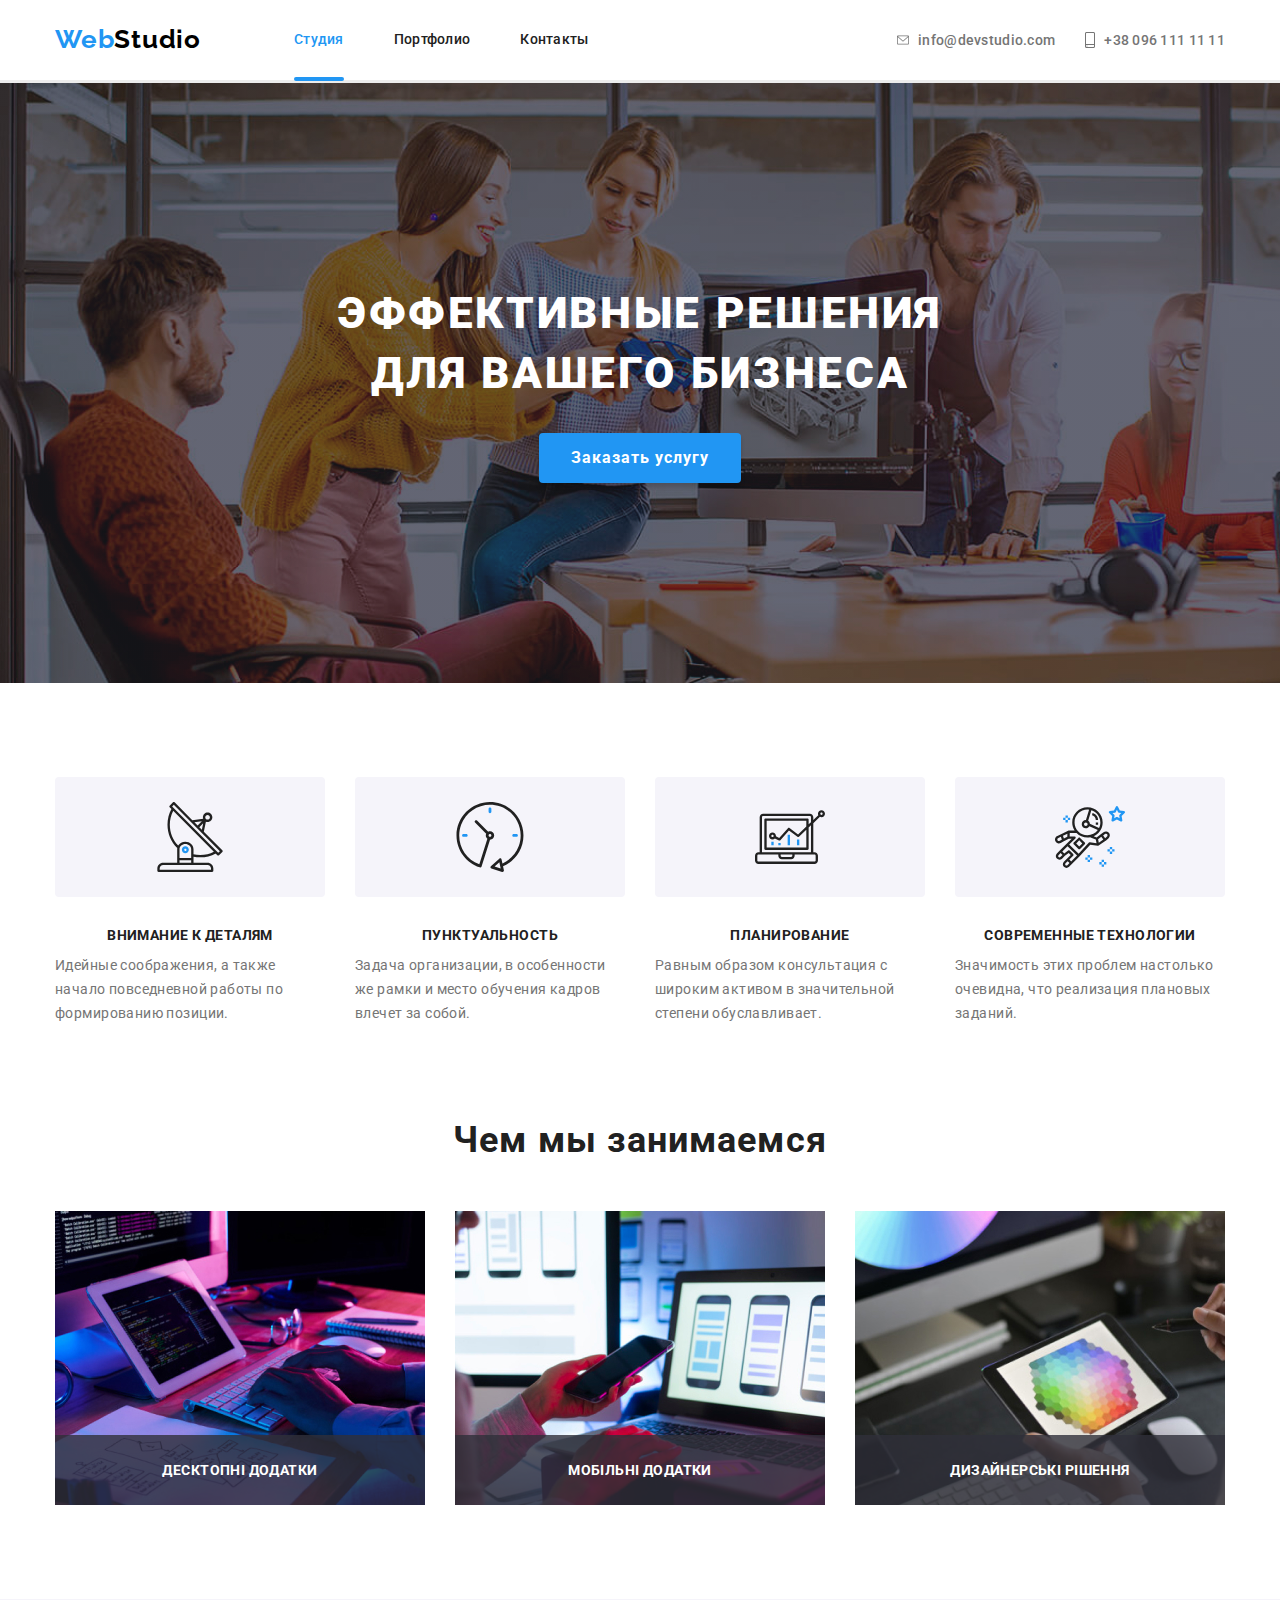
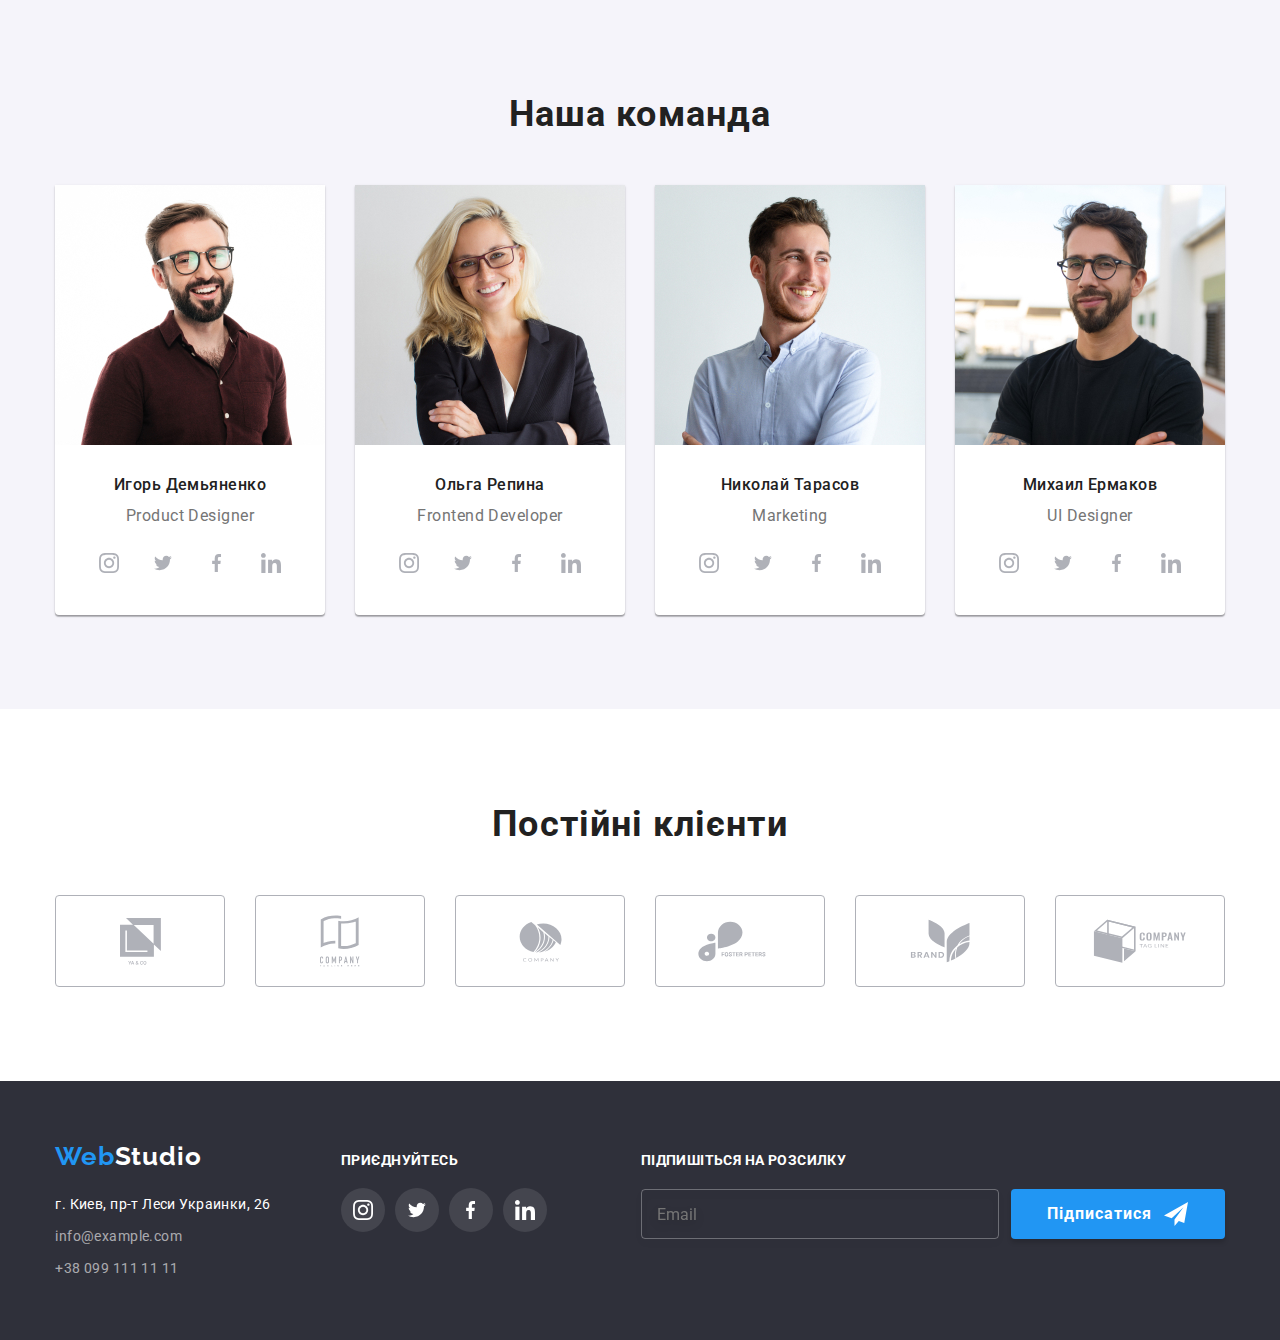
<file: index.html>
<!DOCTYPE html>
<html lang="ru">
  <head>
    <meta charset="UTF-8">
    <meta http-equiv="X-UA-Compatible" content="IE=edge">
    <meta name="viewport" content="width=device-width, initial-scale=1.0">
    <title>studio</title>
    <link rel="preconnect" href="https://fonts.googleapis.com">
    <link rel="preconnect" href="https://fonts.gstatic.com" crossorigin>
    <link rel="preconnect" href="https://fonts.googleapis.com">
    <link rel="preconnect" href="https://fonts.gstatic.com" crossorigin>
    <link href="https://fonts.googleapis.com/css2?family=Oleo+Script&family=Raleway:wght@700&family=Roboto:wght@400;500;700;900&display=swap" rel="stylesheet">
    <link rel="stylesheet" href="https://cdn.jsdelivr.net/npm/modern-normalize@1.1.0/modern-normalize.min.css">
    <link rel="stylesheet" href="./css/main.min.css">
  </head>
  <body>
    <!-- HEADER -->
    <header class="page-header">
      <div class="container header-container">
      <!--Navigating to other pages header-->
        <nav class="header-container__nav">
        <!--logo header-->
        <a class="logo-web header-container__logo-web link" lang="en" href="index.html">Web<span class="logo-studio logo-studio_theme_dark link">Studio</span></a>
          <ul class="menu list">
            <li class="menu__item">
              <a class="menu__link link menu__link_current" href="index.html">Студия</a>
            </li>
            <li class="menu__item">
              <a class="menu__link link" href="./portfolio.html">Портфолио</a>
            </li>
            <li class="menu__item">
              <a class="menu__link link" href="index.html">Контакты</a>
            </li>
          </ul>
        </nav>
        <button type="button" class="mobile-menu-open js-open-menu" >
          <svg width="40" height="40" class="mobile-menu-open__icon">
            <use href="./images/symbol-defs.svg#icon-burger"></use>
          </svg>
        </button>
        <ul class="header-contact list">
          <li class="header-contact__item">
            <a class="header-contact__email link" href="mailto:info@devstudio.com">
              <svg class="header-contact-icon" width="12" height="12">
                <use href="./images/symbol-defs.svg#email"></use>
              </svg> 
              info@devstudio.com</a>
          </li>
          <li class="header-contact__item">
            <a class="header-contact__phone-number link" href="tel:+380961111111">
              <svg class="header-contact-icon" width="10" height="16">
                <use href="./images/symbol-defs.svg#phone"></use>
              </svg> 
              +38 096 111 11 11</a>
          </li>
        </ul>
      </div>  
      <div class="mobile-menu js-menu-container" >
        <div class="container mobile-menu__container">
          <button class="mobile-menu__close-btn js-close-menu" >
            <svg width="40" height="40" class="mobile-menu__close-icon">
              <use href="./images/symbol-defs.svg#close-button-icon"></use>
            </svg>
          </button>
          <nav class="mobile-nav">
            <ul class="phone-menu list">
              <li class="phone-menu__item">
                <a class="phone-menu__link link phone-menu__link_current" href="index.html">Студия</a>
              </li>
              <li class="phone-menu__item">
                <a class="phone-menu__link link" href="./portfolio.html">Портфолио</a>
              </li>
              <li class="phone-menu__item">
                <a class="phone-menu__link link" href="index.html">Контакты</a>
              </li>
            </ul>

            <ul class="mobile-menu-contact list">
              <li class="mobile-menu-contact__item">
                <a href="tel:+38 096 111 11 11" class="mobile-menu-contact__phone-number link">+38 096 111 11 11</a>
              </li>
              <li class="mobile-menu-contact__item">
                <a href="mailto:info@devstudio.com" class="mobile-menu-contact__mail link">info@devstudio.com</a>
              </li>
            </ul>
  
            <ul class="mobile-menu-social-list list">
              <li class="mobile-menu-social-list__item">
                <a href="" class="mobile-menu-social-list__link link">Instagram</a>
              </li>
              <li class="mobile-menu-social-list__item">
                <a href="" class="mobile-menu-social-list__link link">Twitter</a>
              </li>
              <li class="mobile-menu-social-list__item">
                <a href="" class="mobile-menu-social-list__link link">Facebook</a>
              </li>
              <li class="mobile-menu-social-list__item">
                <a href="" class="mobile-menu-social-list__link link">LinkedIn</a>
              </li>
            </ul>
          </nav>
        </div>
      </div>
    </header>
    <main>
      <section class="hero">
        <!-- HERO -->
         <div class="container hero-container">
          <h1 class="hero__title">Эффективные решения <br> для вашего бизнеса</h1>
          <button class="btn btn_hero" type="button" data-modal-open>Заказать услугу</button>
         </div>
      </section>
        <!-- OUR ADVANTAGES -->
      <section class="section advantages">   
        <div class="container advantages-container">
          <h2 hidden>our advantages</h2>
            <ul class="advantages__list list">
              <li class="advantages__item">
                <div class="advantages__icon-wrapper">
                <svg class="advantages__icon antenna-icon" width="65" height="70" >
                  <use href="./images/symbol-defs.svg#antenna"></use>
                </svg>
                </div>
                <h3 class="advantages__title-desc">Внимание к деталям</h3>
              <p class="advantages__desc">Идейные соображения, а также начало повседневной работы по формированию позиции.</p>
            </li>
              <li class="advantages__item">
              <div class="advantages__icon-wrapper">
                <svg class="advantages__icon clock-icon" width="67" height="70" >
                  <use href="./images/symbol-defs.svg#clock"></use>
                </svg>
              </div>
                <h3 class="advantages__title-desc">Пунктуальность</h3>
              <p class="advantages__desc">Задача организации, в особенности же рамки и место обучения кадров влечет за собой.</p>
            </li>
              <li class="advantages__item">
              <div class="advantages__icon-wrapper">
                <svg class="advantages__icon diagram-icon" width="70" height="54" >
                  <use href="./images/symbol-defs.svg#diagram"></use>
                </svg>
              </div>
                <h3 class="advantages__title-desc">Планирование</h3>
              <p class="advantages__desc">Равным образом консультация с широким активом в значительной степени обуславливает.</p>
            </li>
              <li class="advantages__item">
              <div class="advantages__icon-wrapper">
                <svg class="advantages__icon astronaut-icon" width="70" height="70" >
                  <use href="./images/symbol-defs.svg#astronaut"></use>
                </svg>
              </div>
                <h3 class="advantages__title-desc">Современные технологии</h3>
              <p class="advantages__desc">Значимость этих проблем настолько очевидна, что реализация плановых заданий.</p>
            </li>
            </ul>
        </div>
      </section>
        <!--PHOTOS OF "OUR ADVANTAGES"-->
        <section class="photo-advantages">
         <div class="container photo-advantages-container">
          <h2 class="title">Чем мы занимаемся</h2>
            <ul class="advantages-photo__list list">
              <li class="advantages-photo__item">
                <div class="advantages-photo__overlay-img">
                  <picture>
                    <source
                    srcset="./images/pc-application.jpg 1x, ./images/pc-application@2x.jpg 2x"
                    type="image/jpg"
                    media="(min-width: 1200px)"
                    />
                    <source
                    srcset="./images/pc-application.webp 1x, ./images/pc-application@2x.webp 2x"
                    type="image/webp"
                    media="(min-width: 1200px)"
                    />
                    <img class="advantages-photo__img layout" src="./images/pc-application.jpg" alt="верстка" width="370" height="294">
                  </picture>
                <p class="advantages-photo__overlay">Десктопні додатки</p>
                </div>
              </li>
              <li class="advantages-photo__item">
                <div class="advantages-photo__overlay-img">
                  <picture>
                    <source
                    srcset="./images/phone-application.jpg 1x, ./images/phone-application@2x.jpg 2x"
                    type="image/jpg"
                    media="(min-width: 1200px)"
                    />
                    <source
                    srcset="./images/phone-application.webp 1x, ./images/phone-application@2x.webp 2x"
                    type="image/webp"
                    media="(min-width: 1200px)"
                    />
                    <img class="advantages-photo__img design" src="./images/phone-application.jpg" alt="дизайн" width="370" height="294">
                  </picture>
                <p class="advantages-photo__overlay">Мобільні додатки</p>
                </div>
              </li>
              <li class="advantages-photo-item">
                <div class="advantages-photo__overlay-img">
                  <picture>
                    <source
                    srcset="./images/design-solutions.jpg 1x, ./images/design-solutions@2x.jpg 2x"
                    type="image/jpg"
                    media="(min-width: 1200px)"
                    />
                    <source
                    srcset="./images/design-solutions.webp 1x, ./images/design-solutions@2x.webp 2x""
                    type="image/webp"
                    media="(min-width: 1200px)"/>
                    <img class="advantages-photo__img external-design" src="./images/design-solutions.jpg" alt="внешнее оформление" width="370" height="294">
                  </picture>
                <p class="advantages-photo__overlay">Дизайнерські рішення</p>
                </div>
              </li>
            </ul>
          </div>
        </section>
      <!--OUR TEAM--> 
      <section class="our-team section">
       <div class="container our-team-container">
        <h2 class="title">Наша команда</h2>
          <!--PHOTOS AND MINI-DESCRIPTION OF "OUR TEAM"-->
          <ul class="team-list list">
            <li class="team-item">
              <picture>
                <source
                srcset="./images/pc-igor.jpg 1x, ./images/pc-igor@2x.jpg 2x"
                media="(min-width: 1200px)"
                type="image/jpg"
                />
                <source
                srcset="./images/tablet-igor.jpg 1x, ./images/tablet-igor@2x.jpg 2x"
                media="(min-width: 768px)"
                type="image/jpg"/>
                <source
                srcset="./images/phone-igor.jpg 1x, ./images/phone-igor@2x.jpg 2x"
                media="(min-width: 480px)"
                type="image/jpg"/>
                
                <source
                srcset="./images/pc-igor.webp 1x, ./images/pc-igor@2x.webp 2x"
                media="(min-width: 1200px)"
                type="image/webp"/>
                <source
                srcset="./images/tablet-igor.webp 1x, ./images/tablet-igor@2x.webp 2x"
                media="(min-width: 768px)"
                type="image/webp"/>
                <source
                srcset="./images/phone-igor.webp 1x, ./images/phone-igor@2x.webp 2x"
                media="(min-width: 480px)"
                type="image/webp"/>
                <img class="team-photo" src="./images/phone-igor.jpg" alt="Игорь Демьяненко" max-width=480px>
              </picture>
          <div class="teammate-name-desc">
            <h3 class="teammate-name">Игорь Демьяненко</h3>
            <p class="mini-desc" lang="en">Product Designer</p>
            <ul class="social-list list">
              <li>
                <a href="" class="social-list-link social-list-link-theme-light link">
                  <svg width="20" height="20" class="social-list-icon social-list-icon-theme-light">
                    <use href="./images/symbol-defs.svg#instagram"></use>
                  </svg>
                </a>
              </li>
              <li>
                <a href="" class="social-list-link social-list-link-theme-light link">
                  <svg width="20" height="16" class="social-list-icon social-list-icon-theme-light">
                    <use href="./images/symbol-defs.svg#twitter"></use>
                  </svg>
                </a>
              </li>
              <li>
                <a href="" class="social-list-link social-list-link-theme-light link">
                  <svg width="10" height="20" class="social-list-icon social-list-icon-theme-light">
                    <use href="./images/symbol-defs.svg#facebook"></use>
                  </svg>
                </a>
              </li>
              <li>
                <a href="" class="social-list-link social-list-link-theme-light link">
                  <svg width="20" height="20" class="social-list-icon social-list-icon-theme-light">
                    <use href="./images/symbol-defs.svg#linkedin"></use>
                  </svg>
                </a>
              </li>
            </ul>
          </div>
          </li>
            <li class="team-item">
              <picture>
                
                <source
                srcset="./images/pc-olga.jpg 1x, ./images/pc-olga@2x.jpg 2x"
                media="(min-width: 1200px)"
                type="image/jpg"/>
                <source
                srcset="./images/tablet-olga.jpg 1x, ./images/tablet-olga@2x.jpg 2x"
                media="(min-width: 768px)"
                type="image/jpg"/>
                <source
                srcset="./images/phone-olga.jpg 1x, ./images/phone-olga@2x.jpg 2x"
                media="(min-width: 480px)"
                type="image/jpg"/>
                <source
                srcset="./images/pc-olga.webp 1x, ./images/pc-olga@2x.webp 2x"
                media="(min-width: 1200px)"
                type="image/webp"/>
                <source
                srcset="./images/tablet-olga.webp 1x, ./images/tablet-olga@2x.webp 2x"
                media="(min-width: 768px)"
                type="image/webp"/>
                <source
                srcset="./images/phone-olga.webp 1x, ./images/phone-olga@2x.webp 2x"
                media="(min-width: 480px)"
                type="image/webp"/>
                
                <img class="team-photo" src="./images/phone-olga.jpg" alt="Игорь Демьяненко" >
              </picture>
              <div class="teammate-name-desc">
            <h3 class="teammate-name">Ольга Репина</h3>
            <p class="mini-desc" lang="en">Frontend Developer</p>
            <ul class="social-list list">
              <li>
                <a href="" class="social-list-link social-list-link-theme-light link">
                  <svg width="20" height="20" class="social-list-icon social-list-icon-theme-light">
                    <use href="./images/symbol-defs.svg#instagram"></use>
                  </svg>
                </a>
              </li>
              <li>
                <a href="" class="social-list-link social-list-link-theme-light link">
                  <svg width="20" height="16" class="social-list-icon social-list-icon-theme-light">
                    <use href="./images/symbol-defs.svg#twitter"></use>
                  </svg>
                </a>
              </li>
              <li>
                <a href="" class="social-list-link social-list-link-theme-light link">
                  <svg width="10" height="20" class="social-list-icon social-list-icon-theme-light">
                    <use href="./images/symbol-defs.svg#facebook"></use>
                  </svg>
                </a>
              </li>
              <li>
                <a href="" class="social-list-link social-list-link-theme-light link">
                  <svg width="20" height="20" class="social-list-icon social-list-icon-theme-light">
                    <use href="./images/symbol-defs.svg#linkedin"></use>
                  </svg>
                </a>
              </li>
            </ul>
          </div>
          </li>
            <li class="team-item">
              <picture>
                
                
                <source
                srcset="./images/pc-mukola.jpg 1x, ./images/pc-mukola@2x.jpg 2x"
                media="(min-width: 1200px)"
                type="image/jpg"/>
                <source
                srcset="./images/tablet-mukola.jpg 1x, ./images/tablet-mukola@2x.jpg 2x"
                media="(min-width: 768px)"
                type="image/jpg"/>
                <source
                srcset="./images/phone-mukola.jpg 1x, ./images/phone-mukola@2x.jpg 2x"
                media="(min-width: 480px)"
                type="image/jpg"/>
              
                <source
                srcset="./images/pc-mukola.webp 1x, ./images/pc-mukola@2x.webp 2x"
                media="(min-width: 1200px)"
                type="image/webp"/>
                <source
                srcset="./images/tablet-mukola.webp 1x, ./images/tablet-mukola@2x.webp 2x"
                media="(min-width: 768px)"
                type="image/webp"/>
                <source
                srcset="./images/phone-mukola.webp 1x, ./images/phone-mukola@2x.webp 2x"
                media="(min-width: 480px)"
                type="image/webp"/>
                
                <img class="team-photo" src="./images/phone-mukola.jpg" alt="Игорь Демьяненко" >
              </picture>
              <div class="teammate-name-desc">
            <h3 class="teammate-name">Николай Тарасов</h3>
            <p class="mini-desc" lang="en">Marketing</p>
            <ul class="social-list list">
              <li>
                <a href="" class="social-list-link social-list-link-theme-light link">
                  <svg width="20" height="20" class="social-list-icon social-list-icon-theme-light">
                    <use href="./images/symbol-defs.svg#instagram"></use>
                  </svg>
                </a>
              </li>
              <li>
                <a href="" class="social-list-link social-list-link-theme-light link">
                  <svg width="20" height="16" class="social-list-icon social-list-icon-theme-light">
                    <use href="./images/symbol-defs.svg#twitter"></use>
                  </svg>
                </a>
              </li>
              <li>
                <a href="" class="social-list-link social-list-link-theme-light link">
                  <svg width="10" height="20" class="social-list-icon social-list-icon-theme-light">
                    <use href="./images/symbol-defs.svg#facebook"></use>
                  </svg>
                </a>
              </li>
              <li>
                <a href="" class="social-list-link social-list-link-theme-light link">
                  <svg width="20" height="20" class="social-list-icon social-list-icon-theme-light">
                    <use href="./images/symbol-defs.svg#linkedin"></use>
                  </svg>
                </a>
              </li>
            </ul>
          </div>
          </li>
            <li class="team-item">
              <picture>
                
                
                <source
                srcset="./images/pc-muhaylo.jpg 1x, ./images/pc-muhaylo@2x.jpg 2x"
                media="(min-width: 1200px)"
                type="image/jpg"/>
                <source
                srcset="./images/tablet-muhaylo.jpg 1x, ./images/tablet-muhaylo@2x.jpg 2x"
                media="(min-width: 768px)"
                type="image/jpg"/>
                <source
                srcset="./images/phone-muhaylo.jpg 1x, ./images/phone-muhaylo@2x.jpg 2x"
                media="(min-width: 480px)"
                type="image/jpg"/>
                <source
                srcset="./images/pc-muhaylo.webp 1x, ./images/pc-muhaylo@2x.webp 2x"
                media="(min-width: 1200px)"
                type="image/webp"/>
                <source
                srcset="./images/tablet-muhaylo.webp 1x, ./images/tablet-muhaylo@2x.webp 2x"
                media="(min-width: 768px)"
                type="image/webp"/>
                <source
                srcset="./images/phone-muhaylo.webp 1x, ./images/phone-muhaylo@2x.webp 2x"
                media="(min-width: 480px)"
                type="image/webp"/>
                <img class="team-photo" src="./images/phone-muhaylo.jpg" alt="Игорь Демьяненко" >
              </picture>
              <div class="teammate-name-desc">
            <h3 class="teammate-name">Михаил Ермаков</h3>
            <p class="mini-desc" lang="en">UI Designer</p>
              <ul class="social-list list">
                <li>
                  <a href="" class="social-list-link social-list-link-theme-light link">
                    <svg width="20" height="20" class="social-list-icon social-list-icon-theme-light">
                    <use href="./images/symbol-defs.svg#instagram"></use>
                    </svg>
                  </a>
                </li>
                <li>
                  <a href="" class="social-list-link social-list-link-theme-light link">
                    <svg width="20" height="16" class="social-list-icon social-list-icon-theme-light">
                      <use href="./images/symbol-defs.svg#twitter"></use>
                    </svg>
                  </a>
                </li>
                <li>
                  <a href="" class="social-list-link social-list-link-theme-light link">
                    <svg width="10" height="20" class="social-list-icon social-list-icon-theme-light">
                      <use href="./images/symbol-defs.svg#facebook"></use>
                    </svg>
                  </a>
                </li>
                <li>
                  <a href="" class="social-list-link social-list-link-theme-light link">
                    <svg width="20" height="20" class="social-list-icon social-list-icon-theme-light">
                      <use href="./images/symbol-defs.svg#linkedin"></use>
                    </svg>
                  </a>
                </li>
              </ul>
          </div>
          </li>
          </ul>
        </div>
      </section>
      <!--Постійні клієнти--> 
      <section class="section regular-customers">
        <div class="container regular-customers-container">
          <h2 class="title">Постійні клієнти</h2>
          <ul class="regular-customers-list list">
            <li class="regular-customers-item">
              <a class="link regular-customers-link" href="/index.html">
                <svg width="41" height="47" class="regular-customers-icon-item">
                  <use href="./images/symbol-defs.svg#ya-and-co"></use>
                </svg>
              </a>
            </li>
            <li class="regular-customers-item">
              <a class="link regular-customers-link" href="/index.html">
                <svg width="40" height="52" class="regular-customers-icon-item">
                  <use href="./images/symbol-defs.svg#company-tagline-here"></use>
                </svg>
              </a>
            </li>
            <li class="regular-customers-item">
              <a class="link regular-customers-link" href="/index.html">
                <svg width="43" height="41" class="regular-customers-icon-item">
                  <use href="./images/symbol-defs.svg#company"></use>
                </svg>
              </a>
            </li>
            <li class="regular-customers-item">
              <a class="link regular-customers-link" href="/index.html">
                <svg width="84" height="41" class="regular-customers-icon-item">
                  <use href="./images/symbol-defs.svg#foster-peters"></use>
                </svg>
              </a>
            </li>
            <li class="regular-customers-item">
              <a class="link regular-customers-link" href="/index.html">
                <svg width="63" height="44" class="regular-customers-icon-item">
                  <use href="./images/symbol-defs.svg#brand"></use>
                </svg>
              </a>
            </li>
            <li class="regular-customers-item">
              <a class="link regular-customers-link" href="/index.html">
                <svg width="94" height="44" class="regular-customers-icon-item">
                  <use href="./images/symbol-defs.svg#company-tagline-cube"></use>
                </svg>
              </a>
            </li>
          </ul>
        </div>
      </section>
    </main>
    <!-- FOOTER -->
    <footer class="footer">
      <div class="container footer-container">
         <div class="footer-container-logo-address">
          <a class="logo-web link" href="index.html">Web<span class="logo-studio logo-studio_theme_light link">Studio</span></a>
         <address class="address">
          <ul class="footer-menu list">
            <!--logo footer-->
            <li class="footer-menu-item link">
              <a class="footer-menu-address link" href="" target="_blank" rel="noopener noreferrer">г. Киев, пр-т Леси Украинки, 26</a>
            </li>
            <li class="footer-menu-item link">
              <a class="footer-menu-email link" href="mailto:info@example.com">info@example.com</a>
            </li>
            <li class="footer-menu-item link">
              <a class="footer-menu-phone-number link" href="tel:+380991111111">+38 099 111 11 11</a>
            </li>
          </ul>
        </address>
         </div>
        <div class="footer-container-title-social-list">
          <h2 class="join-title">приєднуйтесь</h2>
        <ul class="footer-social-list list">
          <li>
            <a href="" class="social-list-link social-list-link-theme-dark link">
              <svg width="20" height="20" class="social-list-icon social-list-icon-theme-dark">
                <use href="./images/symbol-defs.svg#instagram"></use>
              </svg>
            </a>
          </li>
          <li>
            <a href="" class="social-list-link social-list-link-theme-dark link">
              <svg width="20" height="16" class="social-list-icon social-list-icon-theme-dark">
                <use href="./images/symbol-defs.svg#twitter"></use>
              </svg>
            </a>
          </li>
          <li>
            <a href="" class="social-list-link social-list-link-theme-dark link">
              <svg width="10" height="20" class="social-list-icon social-list-icon-theme-dark">
                <use href="./images/symbol-defs.svg#facebook"></use>
              </svg>
            </a>
          </li>
          <li>
            <a href="" class="social-list-link social-list-link-theme-dark link">
              <svg width="20" height="20" class="social-list-icon social-list-icon-theme-dark">
                <use href="./images/symbol-defs.svg#linkedin"></use>
              </svg>
            </a>
          </li>
        </ul>
        </div>
        <div class="footer-container-title-form-btn">
          <label for="user-email" class="footer-title-form-btn">Підпишіться на розсилку</label>
          <div class="footer-container-form-btn">
            <form class="footer-form-input-btn">
              <input
              placeholder="Email"
              class="footer-user-email"
              id="user-email" 
              name="user-email"
              type="email"
              required
              pattern="[a-z0-9._%+-]+@[a-z0-9.-]+\.[a-z]{2,4}$" />
              <button type="submit" class="btn btn_footer">Підписатися 
                <svg width="24px" height="24px" class="telegram-icon" >
                  <use href="./images/symbol-defs.svg#icon-send"></use>
                </svg>
              </button>
            </form>
          </div>
        </div>
      </div>  
    </footer>
    
    <div class="backdrop is-hidden" data-modal>
      <div class="modal">
        <button type="button" class="modal-close-btn" data-modal-close>
          <svg class="close-btn-icon" width="18" height="18">
            <use href="./images/symbol-defs.svg#close-button-icon"></use>
          </svg>
        </button>
          <p class="title-form">Залиште свої дані, ми вам передзвонимо</p>
          <form class="modal-form">
            <label class="modal-form-field">
              <span class="modal-form-input-desc">Ім'я</span>
              <span class="modal-form-input-wrapper">
                <input type="text" class="modal-form-input" name="user-name" required pattern="[a-zA-Zа-яА-ЯіІїЇ]+" minlength="2">
                <svg class="modal-form-input-icon" width="18px" height="18px">
                  <use href="./images/symbol-defs.svg#icon-person-modal"></use>
                </svg>
              </span>
            </label>
            <label class="modal-form-field">
              <span class="modal-form-input-desc">Телефон</span>
              <span class="modal-form-input-wrapper">
                <input type="tel" class="modal-form-input" name="user-phone-number" required pattern="[0-9]{3}-[0-9]{3}-[0-9]{2}-[0-9]{2}" title="xxx-xxx-xx-xx">
                <svg class="modal-form-input-icon" width="18px" height="18px">
                  <use href="./images/symbol-defs.svg#icon-phone-modal"></use>
                </svg>
              </span>
            </label>
            <label class="modal-form-field">
              <span class="modal-form-input-desc">Пошта</span>
              <span class="modal-form-input-wrapper">
                <input type="email" class="modal-form-input" name="user-email" required pattern="[a-z0-9._%+-]+@[a-z0-9.-]+\.[a-z]{2,4}$">
                <svg class="modal-form-input-icon" width="18px" height="18px">
                  <use href="./images/symbol-defs.svg#icon-email-modal"></use>
                </svg>
              </span>
            </label>
            <label class="modal-form-field">
              <span class="modal-form-input-desc">Коментар</span>
              <textarea class="modal-form-message" name="user-message" placeholder="Введіть текст"></textarea>
            </label>
            <input id="user-policy" type="checkbox" class="modal-form-check visually-hidden">
            <label for="user-policy" class="modal-form-check-desc">Погоджуюся з розсилкою та приймаю &nbsp;<a class="modal-form-check-link" href="">Умови договору</a> </label>
            <button type="submit" class="btn modal-form-sumbit">Відправити</button>
          </form>
        
      </div>
    </div>
    <script src="./js/modal.js"></script>
    <script src="./js/mobile-menu.js"></script>
  </body>
</html>
</file>
<file: css/main.min.css>
:root{--primary-color: #757575;--secondary-color: #FFF;--hover-color: #2196F3;--icon-color: #AFB1B8;--transition-dur-func: 250ms cubic-bezier(0.4, 0, 0.2, 1)}.visually-hidden{position:absolute;width:1px;height:1px;margin:-1px;padding:0;overflow:hidden;border:0;clip:rect(0 0 0 0)}h1,h2,h3,h4,h5,h6,p{margin-top:0;margin-bottom:0}ol,ul{margin-top:0;margin-bottom:0;padding-left:0}img{display:block}button{cursor:pointer}.list{list-style:none}.link{text-decoration:none}address{font-style:normal}body{font-family:"Roboto",sans-serif;color:#212121}@media screen and (max-width: 1199px){.section{padding-bottom:60px;padding-top:60px}}@media screen and (min-width: 1200px){.section{padding-bottom:94px;padding-top:94px}}.container{width:100%;padding-right:15px;padding-left:15px}@media screen and (min-width: 480px){.container{width:480px;margin-right:auto;margin-left:auto}}@media screen and (min-width: 768px){.container{width:768px}}@media screen and (min-width: 1200px){.container{width:1200px}}@media screen and (max-width: 767px){.menu{display:none}.header-contact{display:none}.mobile-menu-open{background-color:rgba(0,0,0,0);line-height:0px;border:none;padding:0}.page-header{margin-top:10px;margin-bottom:10px}}.header-container{display:flex;align-items:center;justify-content:space-between}.mobile-menu-open__icon{fill:#212121;transition:var(--transition-dur-func)}.mobile-menu-open__icon:hover{fill:var(--hover-color)}@media screen and (min-width: 768px){.mobile-menu-open{display:none}.header-container{display:flex;align-items:center}.page-header{border-bottom:solid #ececec;padding-bottom:25px;padding-top:24px}.header-container__nav{display:flex;align-items:center}.header-container__logo-web{margin-right:88px}.menu{display:flex;align-items:center}.menu__item:not(:last-child){margin-right:50px}.menu__link{position:relative;font-weight:500;font-size:14px;line-height:1.1428571429;letter-spacing:.02em;color:inherit;transition:color var(--transition-dur-func)}.menu__link:hover,.menu__link:focus{color:var(--hover-color)}.menu__link_current{color:var(--hover-color)}.menu__link_current::after{background-color:var(--hover-color);position:absolute;content:"";display:block;width:100%;height:4px;top:46px;border-radius:2px}.header-contact{margin-left:auto}.header-contact__item a:hover,.header-contact__item a:focus{color:var(--hover-color)}.header-contact__email,.header-contact__phone-number{font-weight:500;font-size:12px;line-height:1.1666666667;letter-spacing:.02em;color:var(--primary-color);display:flex;align-items:center;transition:color var(--transition-dur-func)}.header-contact-icon{fill:var(--primary-color);margin-right:9px;transition:fill var(--transition-dur-func)}.header-contact__email:hover .header-contact-icon,.header-contact__email:focus .header-contact-icon,.header-contact__phone-number:hover .header-contact-icon,.header-contact__phone-number:focus .header-contact-icon{fill:var(--hover-color)}}@media screen and (min-width: 1200px){.header-container__logo-web{margin-right:93px}.header-contact{display:flex;align-items:center}.header-contact__item:nth-last-child(n+2){margin-right:30px;align-items:center}.header-contact__email,.header-contact__phone-number{font-size:14px;line-height:1.1428571429}}@media screen and (min-width: 320px){.hero{background-image:linear-gradient(rgba(47, 48, 58, 0.4), rgba(47, 48, 58, 0.4)),url(../images/bgherojpg.jpg);background-size:cover;text-align:center;padding-top:118px;padding-bottom:118px;max-width:480px;margin-left:auto;margin-right:auto}.hero__title{font-weight:900;font-size:26px;line-height:1.6153846154;text-align:center;letter-spacing:.06em;text-transform:uppercase;color:var(--secondary-color);margin-bottom:30px}}@media screen and (min-device-pixel-ratio: 2),screen and (min-resolution: 192dpi){.hero{background-image:linear-gradient(rgba(47, 48, 58, 0.4), rgba(47, 48, 58, 0.4)),url(../images/bghero@2xjpg.jpg)}}@media screen and (min-width: 768px){.hero{background-image:linear-gradient(rgba(47, 48, 58, 0.4), rgba(47, 48, 58, 0.4)),url(../images/tablet-bgherojpg.jpg);max-width:768px}}@media screen and (min-device-pixel-ratio: 2),screen and (min-resolution: 192dpi){.hero{background-image:linear-gradient(rgba(47, 48, 58, 0.4), rgba(47, 48, 58, 0.4)),url(../images/tablet-bghero@2xjpg.jpg)}}@media screen and (min-width: 1200px){.hero{background-image:linear-gradient(rgba(47, 48, 58, 0.4), rgba(47, 48, 58, 0.4)),url(../images/pc-bgherojpg.jpg);padding-top:200px;padding-bottom:200px;max-width:1600px}.hero__title{font-size:44px;line-height:1.3636363636}}@media screen and (min-device-pixel-ratio: 2),screen and (min-resolution: 192dpi){.hero{background-image:linear-gradient(rgba(47, 48, 58, 0.4), rgba(47, 48, 58, 0.4)),url(../images/pc-bghero@2xjpg.jpg)}}@media screen and (min-width: 320px)and (max-width: 767px){.advantages__item:not(:last-child){margin-bottom:30px}}@media screen and (min-width: 320px){.advantages__icon{width:100%;height:120px;background-color:#f5f4fa;margin-bottom:30px;border-radius:4px;display:flex;justify-content:center;align-items:center;padding:25px 100px}.advantages__title-desc{font-weight:700;font-size:14px;line-height:1.1428571429;text-align:center;letter-spacing:.03em;text-transform:uppercase;margin-bottom:10px}.advantages__desc{font-weight:400;font-size:14px;line-height:1.7142857143;letter-spacing:.03em;color:var(--primary-color)}}@media screen and (min-width: 768px)and (max-width: 1199px){.advantages__list{display:flex;flex-wrap:wrap;margin:-15px}.advantages__item{width:calc((100% - 60px)/2);margin:15px}.advantages__icon{width:354px}.advantages__title-desc{text-align:start}}@media screen and (min-width: 1200px){.advantages__list{display:flex}.advantages__item{width:270px}.advantages__item:not(:last-child){margin-right:30px}.advantages__icon{width:270px}}.photo-advantages{padding-bottom:94px}.advantages-photo__list{display:flex}.advantages-photo__item:not(:last-child){margin-right:30px}.advantages-photo__overlay-img{position:relative}.advantages-photo__overlay{position:absolute;bottom:0;width:100%;height:70px;background-color:rgba(47,48,58,.8);color:var(--secondary-color);transform:translate(0, 0);padding-top:27px;padding-bottom:27px;font-weight:700;font-size:14px;text-align:center;line-height:1.1428571429;text-transform:uppercase;letter-spacing:.03em;color:var(--secondary-color)}@media screen and (max-width: 1199px){.photo-advantages{display:none}}.our-team{background:#f5f4fa}.team-item{background:#fff;box-shadow:0px 1px 3px rgba(0,0,0,.12),0px 1px 1px rgba(0,0,0,.14),0px 2px 1px rgba(0,0,0,.2);border-radius:0px 0px 4px 4px}.teammate-name-desc{padding-top:30px}.teammate-name{font-weight:500;font-size:16px;line-height:1.1875;text-align:center;letter-spacing:.03em;margin-bottom:12px}.mini-desc{font-weight:400;font-size:16px;line-height:1.1875;text-align:center;letter-spacing:.03em;color:var(--primary-color);margin-bottom:16px}@media screen and (min-width: 320px){.teammate-name-desc{padding-bottom:24px}}@media screen and (max-width: 767px){.team-item{display:flex;flex-direction:column;justify-content:center}.team-item:not(:last-child){margin-bottom:30px}}@media screen and (min-width: 768px)and (max-width: 1199px){.team-list{display:flex;flex-wrap:wrap;margin:-15px}.team-item{width:calc((100% - 60px)/2);margin:15px}}@media screen and (min-width: 1200px){.team-list{display:flex}.teammate-name-desc{padding-bottom:30px}.team-item:not(:last-child){margin-right:30px}}.regular-customers-link{display:flex;justify-content:center;align-items:center;border:1px solid #afb1b8;border-radius:4px;transition:border var(--transition-dur-func)}.regular-customers-link:hover,.regular-customers-link:focus{border:1px solid var(--hover-color)}.regular-customers-icon-item{fill:var(--icon-color);transition:fill var(--transition-dur-func)}.regular-customers-link:hover .regular-customers-icon-item,.regular-customers-link:focus .regular-customers-icon-item{fill:var(--hover-color)}@media screen and (min-width: 320px)and (max-width: 1199px){.regular-customers-list{flex-wrap:wrap}.regular-customers-item{width:calc((100% - 60px)/2)}}@media screen and (min-width: 320px){.regular-customers-list{display:flex;margin:-15px}.regular-customers-item{margin:15px}.regular-customers-link{display:flex;justify-content:center;align-items:center;height:92px;border:1px solid #afb1b8;border-radius:4px;transition:border var(--transition-dur-func)}.regular-customers-link:hover,.regular-customers-link:focus{border:1px solid var(--hover-color)}}@media screen and (min-width: 768px)and (max-width: 1199px){.regular-customers-item{width:calc((100% - 90px)/3)}}@media screen and (min-width: 1200px){.regular-customers-item{width:170px}}.footer{background-color:#2f303a;padding-top:60px;padding-bottom:60px}.footer-menu-address{font-size:14px;line-height:1.7142857143;letter-spacing:.03em;color:var(--secondary-color);transition:color var(--transition-dur-func)}.footer-menu-email,.footer-menu-phone-number{font-size:14px;line-height:1.7142857143;letter-spacing:.03em;color:rgba(255,255,255,.6);transition:color var(--transition-dur-func)}.footer-menu-item a:hover,.footer-menu-item a:focus{color:var(--hover-color)}.join-title{font-weight:700;font-size:14px;line-height:1.1428571429;letter-spacing:.03em;text-transform:uppercase;color:var(--secondary-color);margin-bottom:20px}.footer-social-list{display:flex;gap:10px}.footer-title-form-btn{font-weight:700;font-size:14px;line-height:1.1428571429;letter-spacing:.03em;text-transform:uppercase;color:var(--secondary-color)}@media screen and (min-width: 320px)and (max-width: 767px){.footer-menu{display:flex;flex-direction:column;align-items:center;margin-bottom:60px}}@media screen and (min-width: 320px)and (max-width: 1199px){.footer-container-title-social-list{display:flex;flex-direction:column;align-items:center}.footer-form-input-btn{display:flex;align-items:center;flex-direction:column;gap:20px}.footer-container-title-form-btn{display:flex;flex-direction:column;align-items:center;margin-left:auto;margin-right:auto;margin-top:60px}}@media screen and (min-width: 320px){.footer-container-logo-address{display:flex;flex-direction:column;align-items:center}.footer-container .logo-web{margin-right:0;display:block;margin-bottom:20px}.footer-menu-item:not(:last-child){margin-bottom:8px}.footer-user-email{border:1px solid rgba(255,255,255,.3);filter:drop-shadow(0px 4px 4px rgba(0, 0, 0, 0.15));border-radius:4px;background-color:rgba(0,0,0,0);height:50px;width:450px;padding:15px;margin-top:20px;color:var(--secondary-color)}.telegram-icon{fill:var(--secondary-color);margin-left:12px}}@media screen and (max-width: 480px){.footer-user-email{width:100%}}@media screen and (min-width: 768px){.footer-container{display:flex;flex-wrap:wrap;align-items:baseline;justify-content:space-around}.footer-container-logo-address{justify-content:start}}@media screen and (min-width: 1200px){.footer-container{display:flex;flex-wrap:nowrap;align-items:baseline}.footer-container-logo-address{margin-right:70px;align-items:start}.footer-container-title-social-list{margin-right:93px}.footer-form-input-btn{display:flex;align-items:end;justify-content:center}.footer-user-email{margin-right:12px;width:358px}}.button-item button{padding:6px 23.5px;font-weight:500;font-size:16px;line-height:1.625;letter-spacing:.03em;border-radius:4px;border:none;transition:color var(--transition-dur-func),background var(--transition-dur-func),box-shadow var(--transition-dur-func);background:#f5f4fa}.button-item button:hover,.button-item button:focus{background:#2196f3;box-shadow:0px 3px 1px rgba(0,0,0,.1),0px 1px 2px rgba(0,0,0,.08),0px 2px 2px rgba(0,0,0,.12);border-radius:4px;color:var(--secondary-color)}@media screen and (min-width: 320px){.button-list{display:flex;flex-wrap:wrap;margin-bottom:40px;row-gap:15px;gap:8px}}@media screen and (min-width: 768px){.button-list{justify-content:center}}.products-img-overlay{position:relative;overflow:hidden}.products-img{display:block}.products-overlay{position:absolute;left:0;top:0;width:100%;height:100%;overflow:auto;transform:translate(0, 100%);transition:250ms cubic-bezier(0.4, 0, 0.2, 1);background-color:rgba(33,150,243,.9);padding:63px 24px;font-weight:400;font-size:18px;line-height:1.5555555556;letter-spacing:.03em;color:var(--secondary-color)}.product-link:hover .products-overlay,.product-link:focus .products-overlay{transform:translate(0, 0)}.product-name-type{border-right:1px solid #eee;border-left:1px solid #eee;border-bottom:1px solid #eee;padding:20px 24px;transition:box-shadow 250ms cubic-bezier(0.4, 0, 0.2, 1)}.product-link:hover .product-name-type,.product-link:focus .product-name-type{box-shadow:0px 1px 1px rgba(0,0,0,.12),0px 4px 4px rgba(0,0,0,.06),1px 4px 6px rgba(0,0,0,.16)}.product-name{font-weight:700;font-size:18px;line-height:2;letter-spacing:.06em;color:#212121;margin-bottom:4px}.product-type{font-weight:400;font-size:16px;line-height:1.875;letter-spacing:.03em;color:var(--primary-color)}@media screen and (min-width: 320px)and (max-width: 767px){.products-list{display:flex;flex-direction:column;align-items:center;justify-content:center}.product-item:not(:last-child){margin-bottom:30px}}@media screen and (min-width: 768px)and (max-width: 1199px){.web-site-one{margin-bottom:36px}.product-name-type{width:354px}}@media screen and (min-width: 768px){.products-list{display:flex;flex-wrap:wrap;margin:-15px}.product-item{margin:15px}}@media screen and (min-width: 320px){.title{font-weight:700;font-size:28px;line-height:1.1785714286;text-align:center;letter-spacing:.03em;margin-bottom:30px}}@media screen and (min-width: 1200px){.title{margin-bottom:50px;font-size:36px;line-height:1.1666666667}}.social-list{display:flex;justify-content:center;gap:10px}.social-list-link{width:44px;height:44px;border-radius:50%;display:flex;align-items:center;justify-content:center;transition:background-color var(--transition-dur-func)}.social-list-link:hover,.social-list-link:focus{background-color:var(--hover-color)}.social-list-link-theme-light{background-color:#fff}.social-list-link-theme-dark{background-color:rgba(255,255,255,.1)}.social-list-icon{transition:fill var(--transition-dur-func)}.social-list-link:hover .social-list-icon,.social-list-link:focus .social-list-icon{fill:#fff}.social-list-icon-theme-light{fill:var(--icon-color)}.social-list-icon-theme-dark{fill:#fff}@media screen and (min-width: 320px){.logo-web{font-family:"Raleway";font-style:normal;font-weight:700;font-size:24px;line-height:1.1666666667;letter-spacing:.03em;color:#2196f3}.logo-studio{font-family:"Raleway";font-style:normal;font-weight:700;font-size:24px;line-height:1.1666666667;letter-spacing:.03em}}@media screen and (min-width: 1200px){.logo-web{font-size:26px;line-height:1.1923076923;color:#2196f3}.logo-studio{font-size:26px;line-height:1.1923076923}}.logo-studio_theme_light{color:var(--secondary-color)}.logo-studio_theme_dark{color:#000}.btn{background-color:#2196f3;box-shadow:0px 4px 4px rgba(0,0,0,.15);border-radius:4px;font-weight:700;font-size:16px;line-height:1.875;letter-spacing:.06em;color:var(--secondary-color);border:none;transition:background-color var(--transition-dur-func)}.btn:hover,.btn:focus{background-color:#188ce8}.btn_footer{padding:10px 28px;display:flex;justify-content:center;align-items:center;width:214px}.btn_hero{padding:10px 32px}@media screen and (max-width: 1199px){.btn_hero{padding:10px 24px}}.modal-form-sumbit{display:flex;align-items:center;text-align:center;padding:10px 52px;align-self:center}.modal-form-check-link{color:var(--hover-color)}.modal-form{display:flex;flex-direction:column}.modal-form-field{margin-bottom:10px}.modal-form-input-desc{display:block;font-weight:400;font-size:12px;line-height:1.1666666667;letter-spacing:.01em;color:var(--primary-color);margin-bottom:4px}.modal-form-input{width:100%;height:40px;border:1px solid rgba(33,33,33,.2);border-radius:4px;padding-left:42px;color:#000;font-weight:400;font-size:14px;line-height:16px;letter-spacing:.01em;transition:border-color var(--transition-dur-func)}.modal-form-input:focus{border-color:var(--hover-color);outline:none}.modal-form-input-wrapper{position:relative;display:block}.modal-form-input-icon{position:absolute;display:block;top:50%;left:15px;transform:translateY(-50%);transition:fill var(--transition-dur-func)}.modal-form-input:focus+.modal-form-input-icon{fill:var(--hover-color)}.modal-form-message{resize:none;width:100%;height:120px;padding:12px 16px;border:1px solid rgba(33,33,33,.2);border-radius:4px;font-weight:400;font-size:12px;line-height:14px;letter-spacing:.01em;color:#000;transition:border-color var(--transition-dur-func)}.modal-form-message:focus{outline:none;border-color:var(--hover-color)}.modal-form-check-desc{display:flex;align-items:center;letter-spacing:.03em;color:var(--primary-color);margin-bottom:30px}.modal-form-check-desc::before{display:block;content:"";width:16px;height:15px;cursor:pointer;border-radius:2px;border:2px solid;margin-left:12px;margin-right:8px;transition:background-color var(--transition-dur-func),border-color var(--transition-dur-func),background-image var(--transition-dur-func)}.modal-form-check:checked+.modal-form-check-desc::before{background-color:var(--hover-color);background-repeat:no-repeat;background-image:url(../images/agree-icon.svg);background-position:center;border-color:rgba(0,0,0,0)}.modal-form-check:focus+.modal-form-check-desc::before{outline:rgba(0,0,255,.5) solid 2px}@media screen and (min-width: 320px){.title-form{font-weight:700;font-size:20px;line-height:1.5;text-align:center;letter-spacing:.03em;margin-bottom:12px}.modal-form-message::placeholder{font-weight:400;font-size:14px;line-height:1.1428571429;letter-spacing:.01em;color:rgba(117,117,117,.5)}.modal-form-check-desc{font-size:12px;line-height:1.1666666667}}@media screen and (min-width: 1200px){.title-form{line-height:1.15}.modal-form-message::placeholder{font-size:12px;line-height:1.1666666667}.modal-form-check-desc{font-size:14px;line-height:1.7142857143}}@media screen and (max-width: 479px){.modal-form-check-desc::before{width:16px}}@media screen and (max-width: 375px){.modal-form-check-desc::before{width:21px}}@media screen and (max-width: 320px){.modal-form-check-desc::before{width:25px}}.modal-close-btn{position:absolute;top:8px;right:8px;display:flex;justify-content:center;align-items:center;background-color:rgba(0,0,0,0);border:1px solid rgba(0,0,0,.1);padding:0;width:30px;height:30px;border-radius:50%;transition:border-color 250ms cubic-bezier(0.4, 0, 0.2, 1)}.modal-close-btn:hover,.modal-close-btn:focus{border-color:var(--hover-color)}.close-btn-icon{fill:#000;transition:fill var(--transition-dur-func)}.modal-close-btn:hover .close-btn-icon,.modal-close-btn:focus .close-btn-icon{fill:var(--hover-color)}@media screen and (min-width: 320px){.modal{top:50%;left:50%;transform:translate(-50%, -50%);position:absolute;background-color:var(--secondary-color);box-shadow:0px 1px 3px rgba(0,0,0,.12),0px 1px 1px rgba(0,0,0,.14),0px 2px 1px rgba(0,0,0,.2);border-radius:4px;height:609px;width:450px;padding:40px}}@media screen and (max-width: 480px){.modal{width:95%}}@media screen and (min-width: 1200px){.modal{height:581px;width:528px}}.backdrop{position:fixed;z-index:100;top:0;left:0;width:100%;height:100%;background-color:rgba(0,0,0,.2);transition:opacity var(--transition-dur-func),visibility var(--transition-dur-func)}.backdrop.is-hidden{opacity:0;visibility:hidden;pointer-events:none}@media screen and (max-width: 767px){.mobile-menu{position:fixed;width:100%;height:100%;top:0;left:0;z-index:1000;background-color:var(--secondary-color);opacity:0;visibility:hidden;pointer-events:none;transition:opacity var(--transition-dur-func),visibility var(--transition-dur-func)}.mobile-menu.is-open{opacity:1;visibility:visible;pointer-events:auto}.mobile-menu__container{position:relative;padding-left:25px;padding-top:48px;padding-bottom:48px;display:flex;flex-direction:column;gap:306px}.mobile-menu__close-btn{background-color:rgba(0,0,0,0);border:none;line-height:0;padding:0;position:absolute;top:10px;right:15px}.mobile-nav{display:flex;flex-direction:column;justify-content:space-between}.phone-menu{margin-bottom:306px}.phone-menu__item:not(:last-child){margin-bottom:33.5px}.phone-menu__link{color:#212121;font-weight:500;font-size:40px;line-height:1.175;text-align:center;letter-spacing:.02em}.phone-menu__link:focus{color:var(--hover-color)}.phone-menu__link_current{color:var(--hover-color)}.mobile-menu-contact{margin-bottom:32px}.mobile-menu-contact__item:not(:last-child){margin-bottom:32px}.mobile-menu-contact__phone-number{font-weight:500;font-size:34px;line-height:1.1764705882;letter-spacing:.02em;color:var(--hover-color)}.mobile-menu-contact__mail{font-weight:500;font-size:24px;line-height:1.1666666667;letter-spacing:.02em;color:var(--primary-color)}.mobile-menu-social-list{display:flex;flex-wrap:wrap}.mobile-menu-social-list__item{margin-right:10px}.mobile-menu-social-list__item:not(:last-child)::after{content:"";width:22px;height:0px;border:1px solid rgba(33,33,33,.2);transform:rotate(90deg);margin-left:10px}.mobile-menu-social-list__link{font-weight:500;font-size:18px;line-height:1.2222222222;letter-spacing:.02em;color:var(--hover-color)}}@media screen and (min-width: 768px){.mobile-menu__close-btn{display:none}.phone-menu{display:none}.mobile-menu-contact{display:none}.mobile-menu-social-list{display:none}}/*# sourceMappingURL=main.min.css.map */
</file>
